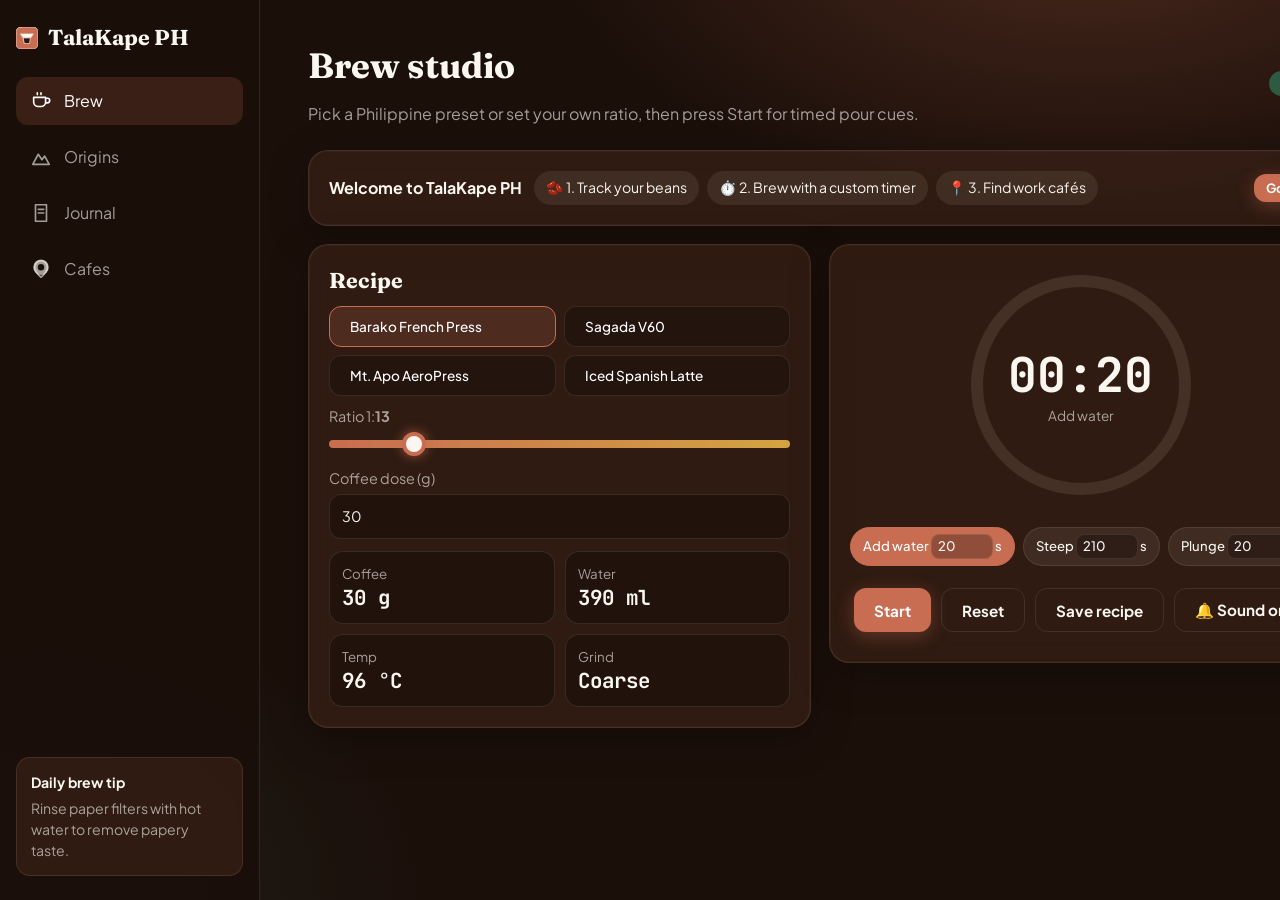
<file: index.html>
<!DOCTYPE html><html lang="en"><head><meta charset="utf-8"><meta name="viewport" content="width=device-width,initial-scale=1,viewport-fit=cover"><title>TalaKape PH</title>
<meta property="og:type" content="website"><meta property="og:url" content="https://cat-has.github.io/TalaKape-PH/"><meta property="og:site_name" content="TalaKape PH"><meta property="og:title" content="TalaKape PH — Philippine Specialty Coffee Companion"><meta property="og:description" content="Interactive PH brew timer, single-origin encyclopedia (Arabica, Barako, Robusta, Excelsa), bean stash tracker, and work-friendly cafe directory.">
<meta property="og:image" content="https://cat-has.github.io/TalaKape-PH/icons/screenshot-wide.png"><meta property="og:image:secure_url" content="https://cat-has.github.io/TalaKape-PH/icons/screenshot-wide.png"><meta property="og:image:type" content="image/png"><meta property="og:image:width" content="1280"><meta property="og:image:height" content="720"><meta property="og:image:alt" content="TalaKape PH — Philippine Coffee Brew Studio, Origins and Cafe Directory">
<meta name="twitter:card" content="summary_large_image"><meta name="twitter:title" content="TalaKape PH — Philippine Specialty Coffee Companion"><meta name="twitter:description" content="Interactive PH brew timer, single-origin encyclopedia (Arabica, Barako, Robusta, Excelsa), bean stash tracker, and work-friendly cafe directory."><meta name="twitter:image" content="https://cat-has.github.io/TalaKape-PH/icons/screenshot-wide.png">
<meta name="description" content="Brew timer, PH coffee guide, bean journal and cafe directory.">
<link rel="manifest" href="manifest.webmanifest"><link rel="icon" type="image/svg+xml" href="favicon.svg">
<link rel="icon" type="image/png" sizes="32x32" href="icons/favicon-32x32.png"><link rel="icon" type="image/png" sizes="16x16" href="icons/favicon-16x16.png">
<link rel="shortcut icon" href="favicon.ico"><link rel="apple-touch-icon" sizes="180x180" href="apple-touch-icon.png">
<meta name="apple-mobile-web-app-capable" content="yes"><meta name="mobile-web-app-capable" content="yes"><meta name="apple-mobile-web-app-status-bar-style" content="black-translucent"><meta name="apple-mobile-web-app-title" content="TalaKape PH"><meta name="theme-color" content="#2C1A12">
<link rel="preconnect" href="https://fonts.googleapis.com"><link rel="preconnect" href="https://fonts.gstatic.com" crossorigin>
<link href="https://fonts.googleapis.com/css2?family=Fraunces:opsz,wght@9..144,500;9..144,700&family=JetBrains+Mono:wght@500;700&family=Plus+Jakarta+Sans:wght@400;500;700&display=swap" rel="stylesheet">
<link rel="stylesheet" href="./css/styles.css"></head><body>
<nav id="nav"><div class="brand"><svg viewBox="0 0 64 64" width="34" height="34"><rect width="64" height="64" rx="14" fill="#C86D51"/><path d="M14 20h36l-6 10H20z" fill="#FAF6F0"/><path d="M22 32h20l-3 16H25z" fill="#2C1A12"/></svg><span>TalaKape PH</span></div>
<a href="#brew" data-v="brew"><svg viewBox="0 0 24 24"><path d="M4 8h13v5a5 5 0 0 1-5 5H9a5 5 0 0 1-5-5zM17 9h2a2 2 0 0 1 0 5h-2M8 3v2M12 3v2"/></svg><span>Brew</span></a>
<a href="#origins" data-v="origins"><svg viewBox="0 0 24 24"><path d="M3 20l6-11 4 6 3-4 5 9z"/></svg><span>Origins</span></a>
<a href="#journal" data-v="journal"><svg viewBox="0 0 24 24"><path d="M6 3h12v18H6zM9 8h6M9 12h6"/></svg><span>Journal</span></a>
<a href="#cafes" data-v="cafes"><svg viewBox="0 0 24 24"><path d="M12 21s7-6 7-11a7 7 0 0 0-14 0c0 5 7 11 7 11z"/><circle cx="12" cy="10" r="2.5"/></svg><span>Cafes</span></a>
<div class="tip"><b>Daily brew tip</b><p id="tip"></p></div></nav>
<main>
<header><div><div class="mbrand"><img src="favicon.svg" width="28" height="28" alt=""> TalaKape PH</div><h1 id="title">Brew studio</h1><p id="sub" class="sub"></p></div><div><span id="net" class="pill on">Online</span> <button id="installBtn" hidden>Install app</button></div></header>
<div id="welcome" class="glass" hidden><b>Welcome to TalaKape PH</b><div class="steps3"><span>🫘 1. Track your beans</span><span>⏱️ 2. Brew with a custom timer</span><span>📍 3. Find work cafés</span></div><button id="wclose" class="sm">Got it</button></div>
<section id="brew" class="view"><div class="bento">
<div class="glass"><h2>Recipe</h2><div class="presets" id="presets"></div>
<label>Ratio 1:<b id="rv">15</b><input id="ratio" type="range" min="12" max="18" value="15"></label>
<label>Coffee dose (g)<input id="coffee" type="number" min="1" value="20"></label>
<div class="kpis"><div><small>Coffee</small><b id="kc">20 g</b></div><div><small>Water</small><b id="water">300 ml</b></div><div><small>Temp</small><b id="kt">93 °C</b></div><div><small>Grind</small><b id="kg">Medium</b></div></div></div>
<div class="glass center"><div class="ringwrap"><svg viewBox="0 0 240 240" width="240" height="240"><circle class="trk" cx="120" cy="120" r="104"/><circle id="ring" cx="120" cy="120" r="104"/></svg><div class="mid"><div id="clock">00:00</div><div id="stepNow">Ready</div></div></div>
<div id="steps" class="pills"></div><div class="row"><button id="start">Start</button><button id="reset" class="ghost">Reset</button><button id="saveRec" class="ghost">Save recipe</button><button id="mute" class="ghost">🔔 Sound on</button></div></div></div></section>
<section id="origins" class="view"><div class="row"><input id="osearch" type="search" placeholder="Search region, notes..."></div><div class="pills" id="vfilter"></div><div class="pills" id="rfilter"></div><div id="ocards" class="grid"></div></section>
<section id="journal" class="view"><div class="tools"><span class="pill on">🔒 Saved offline on this device</span><button type="button" class="ghost sm" data-x="1">Export JSON</button><button type="button" class="ghost sm" data-i="1">Import JSON</button></div><p class="sample">Note: Data is stored locally on this device. Clearing browser data will erase entries; use Export to back up.</p><div class="bento"><form id="jform" class="glass form"><h2>Log a bag</h2><input name="roaster" placeholder="Roaster" required><input name="origin" placeholder="Origin" required>
<select name="variety"><option>Arabica</option><option>Robusta</option><option>Liberica</option><option>Excelsa</option></select><input name="process" placeholder="Process (washed, natural...)">
<label>Roast date<input type="date" name="roastDate" required></label><input name="price" type="number" min="0" placeholder="Price (PHP)">
<select name="rating"><option value="5">5 stars</option><option value="4">4 stars</option><option value="3">3 stars</option><option value="2">2 stars</option><option value="1">1 star</option></select><input name="notes" placeholder="Tasting notes"><button>Save bag</button></form>
<div id="jlist" class="stack"></div></div></section>
<section id="cafes" class="view"><div class="tools"><span class="pill on">🔒 Saved offline on this device</span><button type="button" class="ghost sm" data-x="1">Export JSON</button><button type="button" class="ghost sm" data-i="1">Import JSON</button></div><p class="sample">Note: Data is stored locally on this device. Clearing browser data will erase entries; use Export to back up.</p><div class="bento"><form id="cform" class="glass form"><h2>Add a cafe</h2><input name="name" placeholder="Cafe name" required><select name="city" id="ccity"></select><input name="drink" placeholder="Signature drink">
<div class="pills" id="toggles"></div><button>Add cafe</button></form>
<div><div class="tools"><button type="button" id="near" class="sm">📍 Near Me (sort by distance)</button><span id="nearmsg" class="sample"></span></div><label>City<select id="cfilter"><option value="">All</option></select></label><div class="pills" id="afilter"></div><p id="ccount" class="sample"></p><div id="clist" class="stack"></div></div></div></section>
</main>
<div id="toast" hidden><span>New version ready.</span><button id="reload">Reload</button></div>
<div id="ios" hidden><div class="glass"><h3>Add to Home Screen</h3><p>Tap the Share button, then "Add to Home Screen".</p><button id="iosClose">Got it</button></div></div>
<input type="file" id="impf" accept="application/json" hidden><div id="msgs"></div><script src="./js/app.js"></script></body></html>
</file>
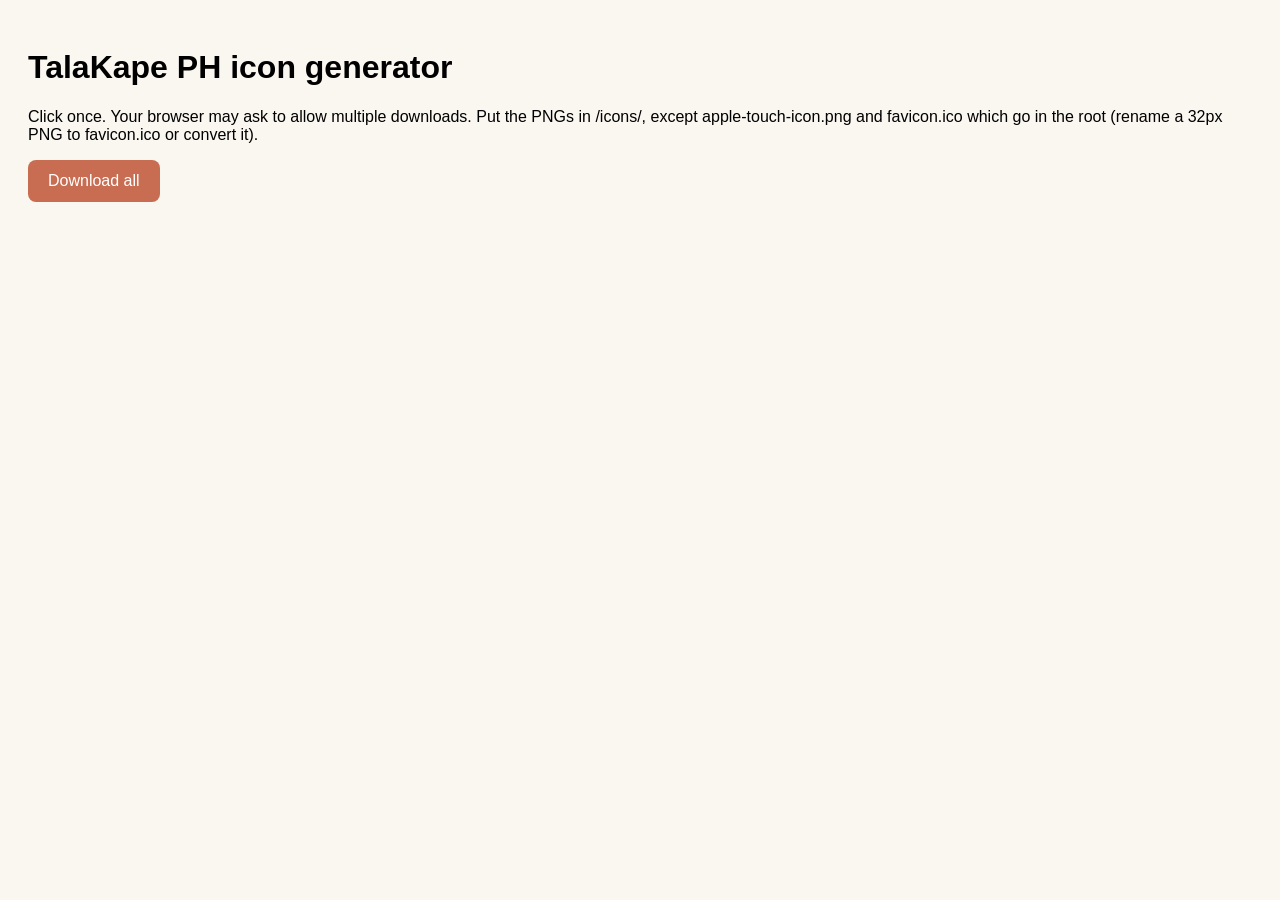
<file: generate-icons.html>
<!DOCTYPE html><html><head><meta charset="utf-8"><title>TalaKape icon generator</title><style>body{font-family:sans-serif;padding:20px;background:#FAF6F0}button{padding:12px 20px;font-size:1rem;background:#C86D51;color:#fff;border:0;border-radius:8px}</style></head><body>
<h1>TalaKape PH icon generator</h1><p>Click once. Your browser may ask to allow multiple downloads. Put the PNGs in /icons/, except apple-touch-icon.png and favicon.ico which go in the root (rename a 32px PNG to favicon.ico or convert it).</p><button id="go">Download all</button><canvas id="c" hidden></canvas>
<script>
function logo(x,s,pad,bg){const u=s*(1-2*pad)/64,o=s*pad;x.fillStyle='#2C1A12';x.fillRect(0,0,s,s);
if(bg===false)return;x.save();x.translate(o,o);x.scale(u,u);
x.fillStyle='#D4A441';x.beginPath();x.moveTo(14,20);x.lineTo(50,20);x.lineTo(44,30);x.lineTo(20,30);x.fill();
x.fillStyle='#C86D51';x.beginPath();x.moveTo(22,32);x.lineTo(42,32);x.lineTo(39,48);x.lineTo(25,48);x.fill();
x.fillStyle='#FAF6F0';x.fillRect(20,50,24,4);x.fillStyle='#2C1A12';x.beginPath();x.arc(32,25,2,0,7);x.fill();x.restore()}
const L=[['icon-72',72,0],['icon-96',96,0],['icon-128',128,0],['icon-144',144,0],['icon-152',152,0],['icon-192',192,0],['icon-384',384,0],['icon-512',512,0],['icon-maskable-192',192,.2],['icon-maskable-512',512,.2],['apple-touch-icon',180,0],['favicon-16x16',16,0],['favicon-32x32',32,0]];
function dl(name,cv){const a=document.createElement('a');a.download=name+'.png';a.href=cv.toDataURL('image/png');a.click()}
function shot(name,w,h){const c=document.createElement('canvas');c.width=w;c.height=h;const x=c.getContext('2d');x.fillStyle='#FAF6F0';x.fillRect(0,0,w,h);
const s=Math.min(w,h)*.4,k=document.createElement('canvas');k.width=k.height=s;logo(k.getContext('2d'),s,0);x.drawImage(k,(w-s)/2,h*.15);
x.fillStyle='#2C1A12';x.textAlign='center';x.font='bold '+h*.07+'px Georgia';x.fillText('TalaKape PH',w/2,h*.75);x.font=h*.035+'px Georgia';x.fillText('Brew Studio • PH Origins • Bean Journal • Work Cafes',w/2,h*.83);dl(name,c)}
document.getElementById('go').onclick=async()=>{const c=document.getElementById('c');for(const[n,s,p]of L){c.width=c.height=s;logo(c.getContext('2d'),s,p);dl(n,c);await new Promise(r=>setTimeout(r,250))}
shot('screenshot-narrow',540,720);await new Promise(r=>setTimeout(r,250));shot('screenshot-wide',1280,720)};
</script></body></html>
</file>
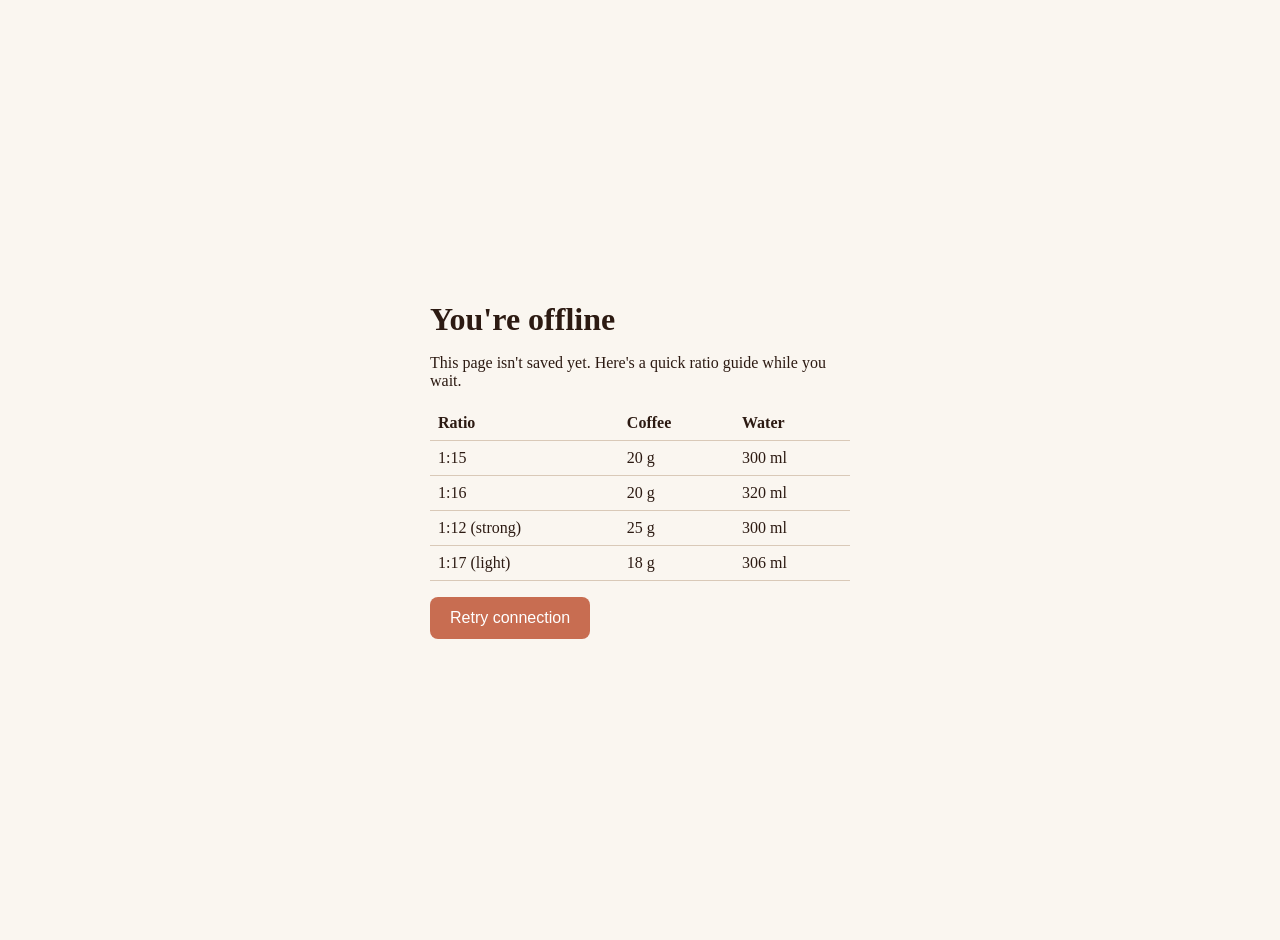
<file: offline.html>
<!DOCTYPE html><html lang="en"><head><meta charset="utf-8"><meta name="viewport" content="width=device-width,initial-scale=1"><title>Offline - TalaKape PH</title>
<style>body{margin:0;min-height:100vh;display:grid;place-items:center;background:#FAF6F0;color:#2C1A12;font-family:Georgia,serif;padding:20px}main{max-width:420px}h1{margin:0 0 8px}table{width:100%;border-collapse:collapse;margin:16px 0}td,th{padding:8px;border-bottom:1px solid #d9c9b8;text-align:left}button{background:#C86D51;color:#fff;border:0;border-radius:8px;padding:12px 20px;font-size:1rem}</style></head><body><main>
<h1>You're offline</h1><p>This page isn't saved yet. Here's a quick ratio guide while you wait.</p>
<table><tr><th>Ratio</th><th>Coffee</th><th>Water</th></tr><tr><td>1:15</td><td>20 g</td><td>300 ml</td></tr><tr><td>1:16</td><td>20 g</td><td>320 ml</td></tr><tr><td>1:12 (strong)</td><td>25 g</td><td>300 ml</td></tr><tr><td>1:17 (light)</td><td>18 g</td><td>306 ml</td></tr></table>
<button onclick="location.reload()">Retry connection</button></main></body></html>
</file>
<file: css/styles.css>
:root{--esp:#2C1A12;--bar:#4A2C1D;--oat:#FAF6F0;--terra:#C86D51;--pine:#2E5A44;--amber:#D4A441;--line:rgba(255,235,215,.1);--glass:rgba(74,44,29,.45);--mut:rgba(250,246,240,.62)}
*{box-sizing:border-box}html{background:#1b0f0a}
body{margin:0;min-height:100vh;color:var(--oat);font:16px/1.5 'Plus Jakarta Sans',system-ui,sans-serif;background:radial-gradient(900px 500px at 85% -10%,rgba(200,109,81,.28),transparent 60%),radial-gradient(700px 500px at 0 100%,rgba(46,90,68,.25),transparent 60%),#1b0f0a;background-attachment:fixed}
h1,h2,h3{font-family:Fraunces,Georgia,serif;margin:0 0 .6rem}h1{font-size:2.2rem}h2{font-size:1.35rem}
main{width:100%;max-width:1120px;margin:0 auto;padding:2.5rem 3rem calc(100px + env(safe-area-inset-bottom))}
header{display:flex;justify-content:space-between;align-items:center;margin-bottom:1.5rem;gap:12px}
nav{position:fixed;z-index:5;left:0;right:0;bottom:0;display:flex;background:rgba(27,15,10,.92);backdrop-filter:blur(12px);border-top:1px solid var(--line);padding-bottom:env(safe-area-inset-bottom)}
nav a{flex:1;display:flex;flex-direction:column;align-items:center;gap:2px;padding:10px 4px;color:var(--mut);text-decoration:none;font-size:.78rem}
nav a.on{color:var(--terra)}nav svg{width:22px;height:22px;fill:none;stroke:currentColor;stroke-width:1.8;stroke-linecap:round;stroke-linejoin:round}.brand,.tip{display:none}
@media(min-width:769px){nav{top:0;right:auto;bottom:0;width:260px;flex-direction:column;padding:24px 16px;gap:8px;border:0;border-right:1px solid var(--line)}
.brand{display:flex;align-items:center;gap:10px;font:700 1.35rem Fraunces,serif;margin-bottom:18px}
nav a{flex:none;flex-direction:row;height:48px;border-radius:12px;gap:12px;padding:0 14px;font-size:1rem}nav a.on{background:rgba(200,109,81,.18);color:#fff}
.tip{display:block;margin-top:auto;padding:14px;border-radius:14px;border:1px solid var(--line);background:var(--glass);font-size:.88rem}.tip p{margin:.3rem 0 0;color:var(--mut)}main{margin-left:max(260px,calc((100vw + 260px - 1120px)/2));margin-right:0}}
.view{display:none}.view.on{display:block}
.bento{display:grid;gap:18px;grid-template-columns:1fr}@media(min-width:1000px){.bento{grid-template-columns:1fr 1fr;align-items:start}}
.glass{background:var(--glass);backdrop-filter:blur(12px);border:1px solid var(--line);border-radius:20px;padding:20px;box-shadow:0 10px 40px rgba(0,0,0,.25),0 0 0 1px rgba(255,235,215,.03) inset}
.center{text-align:center}.grid{display:grid;gap:14px;grid-template-columns:repeat(auto-fill,minmax(260px,1fr))}.stack{display:grid;gap:12px}
.form{display:grid;gap:10px}.row{display:flex;gap:10px;margin:10px 0;justify-content:center}.row input{max-width:420px}
input,select{width:100%;padding:11px 12px;border-radius:12px;border:1px solid var(--line);background:rgba(0,0,0,.28);color:var(--oat);font:inherit}
input::placeholder{color:var(--mut)}label{display:block;color:var(--mut);font-size:.9rem;margin:8px 0}label>input,label>select{margin-top:4px}
button{background:var(--terra);color:#fff;border:0;border-radius:12px;padding:11px 20px;font:700 .95rem 'Plus Jakarta Sans',sans-serif;cursor:pointer;box-shadow:0 4px 18px rgba(200,109,81,.35)}
button.ghost{background:transparent;border:1px solid var(--line);color:var(--oat);box-shadow:none}button.sm{padding:6px 12px;font-size:.8rem}
.pill{display:inline-block;padding:3px 12px;border-radius:99px;font-size:.8rem;background:var(--pine);color:#fff}.pill.off{background:var(--terra)}
input[type=range]{-webkit-appearance:none;appearance:none;padding:0;height:8px;border:0;border-radius:99px;background:linear-gradient(90deg,var(--terra),var(--amber));margin:12px 0}
input[type=range]::-webkit-slider-thumb{-webkit-appearance:none;width:24px;height:24px;border-radius:50%;background:var(--oat);border:4px solid var(--terra);box-shadow:0 0 12px rgba(200,109,81,.7)}
input[type=range]::-moz-range-thumb{width:16px;height:16px;border-radius:50%;background:var(--oat);border:4px solid var(--terra)}
.presets{display:grid;grid-template-columns:1fr 1fr;gap:8px;margin-bottom:10px}.pc{text-align:left;background:rgba(0,0,0,.25);border:1px solid var(--line);box-shadow:none;font-weight:500;font-size:.85rem}.pc.on{border-color:var(--terra);background:rgba(200,109,81,.2)}
.kpis{display:grid;grid-template-columns:1fr 1fr;gap:10px;margin-top:12px}.kpis div{padding:12px;border-radius:14px;background:rgba(0,0,0,.28);border:1px solid var(--line)}
.kpis small{display:block;color:var(--mut)}.kpis b{font:700 1.3rem 'JetBrains Mono',monospace}
.ringwrap{position:relative;width:240px;height:240px;margin:0 auto}svg circle{fill:none;stroke-width:12}.trk{stroke:rgba(255,235,215,.1)}
#ring{stroke:var(--terra);stroke-linecap:round;stroke-dasharray:653.45;stroke-dashoffset:653.45;transform:rotate(-90deg);transform-origin:center;transition:stroke-dashoffset 1s linear}
#ring.live{filter:drop-shadow(0 0 8px rgba(200,109,81,.9))}.mid{position:absolute;inset:0;display:grid;place-content:center}
#clock{font:700 3rem 'JetBrains Mono',monospace}#stepNow{color:var(--mut);max-width:150px;font-size:.85rem}
.pills{display:flex;flex-wrap:wrap;gap:8px;margin:14px 0}.center .pills{justify-content:center}
.p,.chip{padding:6px 12px;border-radius:99px;font-size:.82rem;background:rgba(255,235,215,.08);border:1px solid var(--line);color:var(--oat);box-shadow:none;font-weight:500}
.p.on,.chip.on{background:var(--terra);border-color:var(--terra);color:#fff}.p.done{opacity:.45}
.card{background:var(--glass);backdrop-filter:blur(12px);border:1px solid var(--line);border-radius:18px;padding:16px}.card h3{font-size:1.15rem}.card p{margin:.4rem 0;color:var(--mut);font-size:.9rem}
.vb{display:inline-block;padding:2px 10px;border-radius:99px;font-size:.75rem;font-weight:700;color:#fff;margin-right:6px}
.Arabica{background:#2E7D5B}.Liberica{background:#B7872C}.Robusta{background:#B65A40}.Excelsa{background:#7B5CC4}
.loc{display:inline-flex;align-items:center;gap:4px;font-size:.78rem;color:var(--mut)}.loc svg,.ic{width:14px;height:14px;fill:none;stroke:currentColor;stroke-width:2}
.dots{display:flex;gap:4px;margin:8px 0;align-items:center;font-size:.78rem;color:var(--mut)}.dots i{width:14px;height:6px;border-radius:3px;background:rgba(255,235,215,.15)}.dots i.f{background:var(--amber)}
.note{display:inline-block;padding:2px 10px;margin:2px 4px 2px 0;border-radius:99px;font-size:.75rem;background:rgba(212,164,65,.15);color:var(--amber)}
.badge{display:inline-block;padding:2px 10px;border-radius:99px;font-size:.78rem;color:#fff;background:var(--pine)}.badge.rest{background:#B7872C}.badge.past{background:var(--terra)}
.star{color:var(--amber)}.sample{font-size:.7rem;color:var(--mut)}
#toast,#ios{position:fixed;z-index:9;left:12px;right:12px;bottom:calc(76px + env(safe-area-inset-bottom));background:var(--esp);padding:12px;border-radius:14px;display:flex;justify-content:space-between;align-items:center;border:1px solid var(--line)}
@media(min-width:769px){#toast{left:auto;width:340px;bottom:20px}}
#toast[hidden],#ios[hidden]{display:none}#ios{inset:0;background:rgba(0,0,0,.7);justify-content:center;border:0;border-radius:0}#ios .glass{max-width:320px;background:var(--esp)}
:focus-visible{outline:3px solid var(--amber);outline-offset:2px}@media(prefers-reduced-motion:reduce){#ring{transition:none}}
.sub{margin:0;color:var(--mut);max-width:60ch}.mbrand{display:none;align-items:center;gap:8px;font:700 1.1rem Fraunces,serif;margin-bottom:6px}
.tools{display:flex;flex-wrap:wrap;gap:8px;align-items:center;margin-bottom:14px}
#msgs{position:fixed;z-index:10;right:20px;bottom:20px;display:grid;gap:8px;pointer-events:none}
.t{background:var(--esp);border:1px solid var(--terra);padding:10px 16px;border-radius:12px;box-shadow:0 8px 30px rgba(0,0,0,.4);animation:up .3s ease-out}
@keyframes up{from{transform:translateY(20px);opacity:0}}.hl{animation:hl 1.5s ease-out}@keyframes hl{0%,60%{box-shadow:0 0 0 3px var(--terra),0 0 30px rgba(200,109,81,.6)}}
@media(max-width:768px){nav{height:calc(64px + env(safe-area-inset-bottom))}main{padding:1rem 1rem calc(90px + env(safe-area-inset-bottom))}nav{z-index:1000}nav a.on span{background:rgba(200,109,81,.22);padding:0 12px;border-radius:99px}h1{font-size:1.7rem}.mbrand{display:flex}header{align-items:flex-start;padding-top:env(safe-area-inset-top)}#msgs{right:12px;left:12px;bottom:calc(76px + env(safe-area-inset-bottom))}}
@media(prefers-reduced-motion:reduce){.t,.hl{animation:none}}
#welcome{display:flex;flex-wrap:wrap;gap:12px;align-items:center;margin-bottom:18px}#welcome[hidden]{display:none}.steps3{display:flex;flex-wrap:wrap;gap:8px;flex:1}.steps3 span{padding:6px 12px;border-radius:99px;background:rgba(255,235,215,.08);font-size:.88rem}
.t{pointer-events:auto}.sd{width:62px;padding:2px 6px;border-radius:8px;margin:0 2px}.p{display:inline-flex;align-items:center}#msgs{z-index:1100}.row2{display:flex;flex-wrap:wrap;gap:8px;margin-top:8px}.btn{display:inline-block;background:var(--terra);color:#fff;border-radius:12px;padding:6px 12px;font-size:.8rem;font-weight:700;text-decoration:none}.dist{color:var(--amber);font-weight:700;margin:.2rem 0}
</file>
